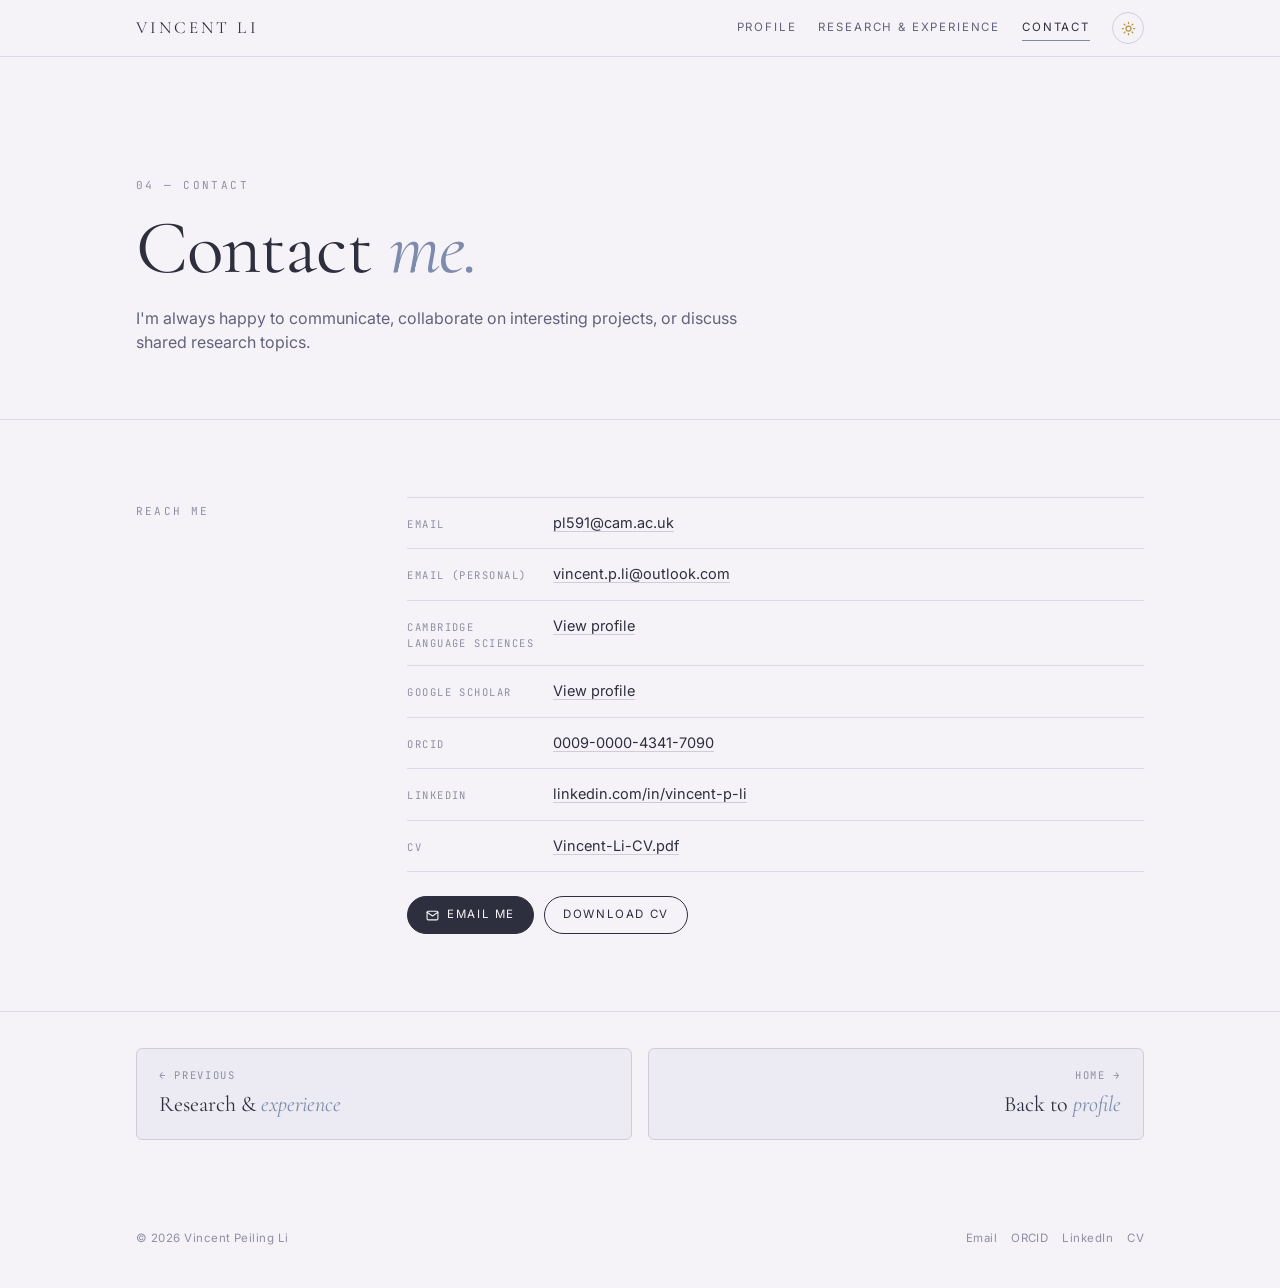
<file: contact.html>
<!doctype html>
<html lang="en">
<head>
<meta charset="utf-8" />
<meta name="viewport" content="width=device-width, initial-scale=1" />
<title>Contact — Vincent Peiling Li</title>
<meta name="description" content="Contact Vincent Peiling Li, psycholinguistics researcher at the University of Cambridge. Email, ORCID, LinkedIn, and CV download." />
<link rel="canonical" href="https://vincent-p-li.github.io/personal_page/contact.html" />
<meta property="og:title" content="Contact — Vincent Peiling Li" />
<meta property="og:description" content="Contact Vincent Peiling Li, psycholinguistics researcher at the University of Cambridge. Email, ORCID, LinkedIn, and CV download." />
<meta property="og:url" content="https://vincent-p-li.github.io/personal_page/contact.html" />
<meta property="og:type" content="website" />
<link rel="preconnect" href="https://fonts.googleapis.com">
<link rel="preconnect" href="https://fonts.gstatic.com" crossorigin>
<link href="https://fonts.googleapis.com/css2?family=Cormorant+Garamond:ital,wght@0,400;0,500;1,400&family=Inter:wght@300;400;500;600&family=Italianno&family=JetBrains+Mono:wght@400&display=swap" rel="stylesheet">
<link rel="stylesheet" href="styles.css">
</head>
<body>

<div class="topbar">
  <div class="wrap topbar-in">
    <a class="mark" href="index.html">Vincent Li</a>
    <nav>
      <a href="index.html">Profile</a>
      <a href="research.html">Research &amp; Experience</a>
      <a href="contact.html" class="active">Contact</a>
      <button class="theme-toggle" data-theme-toggle aria-label="Toggle theme">
        <svg class="icon-moon" viewBox="0 0 24 24" fill="none" stroke="currentColor" stroke-width="2" stroke-linecap="round" stroke-linejoin="round"><path d="M21 12.79A9 9 0 1 1 11.21 3 7 7 0 0 0 21 12.79z"></path></svg>
        <svg class="icon-sun" viewBox="0 0 24 24" fill="none" stroke="currentColor" stroke-width="2" stroke-linecap="round" stroke-linejoin="round"><circle cx="12" cy="12" r="4"></circle><path d="M12 2v2M12 20v2M4.93 4.93l1.41 1.41M17.66 17.66l1.41 1.41M2 12h2M20 12h2M4.93 19.07l1.41-1.41M17.66 6.34l1.41-1.41"></path></svg>
      </button>
    </nav>
  </div>
</div>

<main>

<section class="page-hero">
  <div class="wrap">
    <div class="kicker">04 — Contact</div>
    <h1>Contact <em>me.</em></h1>
    <p class="lead">I'm always happy to communicate, collaborate on interesting projects, or discuss shared research topics.</p>
  </div>
</section>

<section class="block">
  <div class="wrap">
    <div class="sec-grid">
      <div class="sec-label">Reach me</div>
      <div>
        <div class="contact-rows">
          <div class="crow"><div class="k">Email</div><div class="v"><a href="mailto:pl591@cam.ac.uk">pl591@cam.ac.uk</a></div></div>
          <div class="crow"><div class="k">Email (personal)</div><div class="v"><a href="mailto:vincent.p.li@outlook.com">vincent.p.li@outlook.com</a></div></div>
          <div class="crow"><div class="k">Cambridge Language Sciences</div><div class="v"><a href="https://www.languagesciences.cam.ac.uk/people/vincent-peiling-li" target="_blank" rel="noopener">View profile</a></div></div>
          <div class="crow"><div class="k">Google Scholar</div><div class="v"><a href="https://scholar.google.com/citations?view_op=list_works&amp;hl=en&amp;hl=en&amp;user=eAGU32EAAAAJ" target="_blank" rel="noopener">View profile</a></div></div>
          <div class="crow"><div class="k">ORCID</div><div class="v"><a href="https://orcid.org/0009-0000-4341-7090" target="_blank" rel="noopener">0009-0000-4341-7090</a></div></div>
          <div class="crow"><div class="k">LinkedIn</div><div class="v"><a href="https://www.linkedin.com/in/vincent-p-li/" target="_blank" rel="noopener">linkedin.com/in/vincent-p-li</a></div></div>
          <div class="crow"><div class="k">CV</div><div class="v"><a href="cv/Vincent-Li-CV.pdf" download>Vincent-Li-CV.pdf</a></div></div>
        </div>
        <div style="display:flex; gap:10px; flex-wrap:wrap;">
          <a class="btn" href="mailto:pl591@cam.ac.uk">
            <svg viewBox="0 0 24 24" fill="none" stroke="currentColor" stroke-width="2" stroke-linecap="round" stroke-linejoin="round"><path d="M4 4h16c1.1 0 2 .9 2 2v12c0 1.1-.9 2-2 2H4c-1.1 0-2-.9-2-2V6c0-1.1.9-2 2-2z"></path><polyline points="22,6 12,13 2,6"></polyline></svg>
            Email me
          </a>
          <a class="btn ghost" href="cv/Vincent-Li-CV.pdf" download>Download CV</a>
        </div>
      </div>
    </div>
  </div>
</section>

<div class="wrap">
  <div class="pagenav">
    <a href="research.html">
      <div class="k">← Previous</div>
      <div class="v">Research &amp; <em>experience</em></div>
    </a>
    <a class="next" href="index.html">
      <div class="k">Home →</div>
      <div class="v">Back to <em>profile</em></div>
    </a>
  </div>
</div>

</main>

<footer class="foot">
  <div class="wrap foot-in">
    <div>© <span id="year"></span> Vincent Peiling Li</div>
    <div class="links">
      <a href="mailto:pl591@cam.ac.uk">Email</a>
      <a href="https://orcid.org/0009-0000-4341-7090" target="_blank" rel="noopener">ORCID</a>
      <a href="https://www.linkedin.com/in/vincent-p-li/" target="_blank" rel="noopener">LinkedIn</a>
      <a href="cv/Vincent-Li-CV.pdf" download>CV</a>
    </div>
  </div>
</footer>

<script src="site.js"></script>
</body>
</html>
</file>
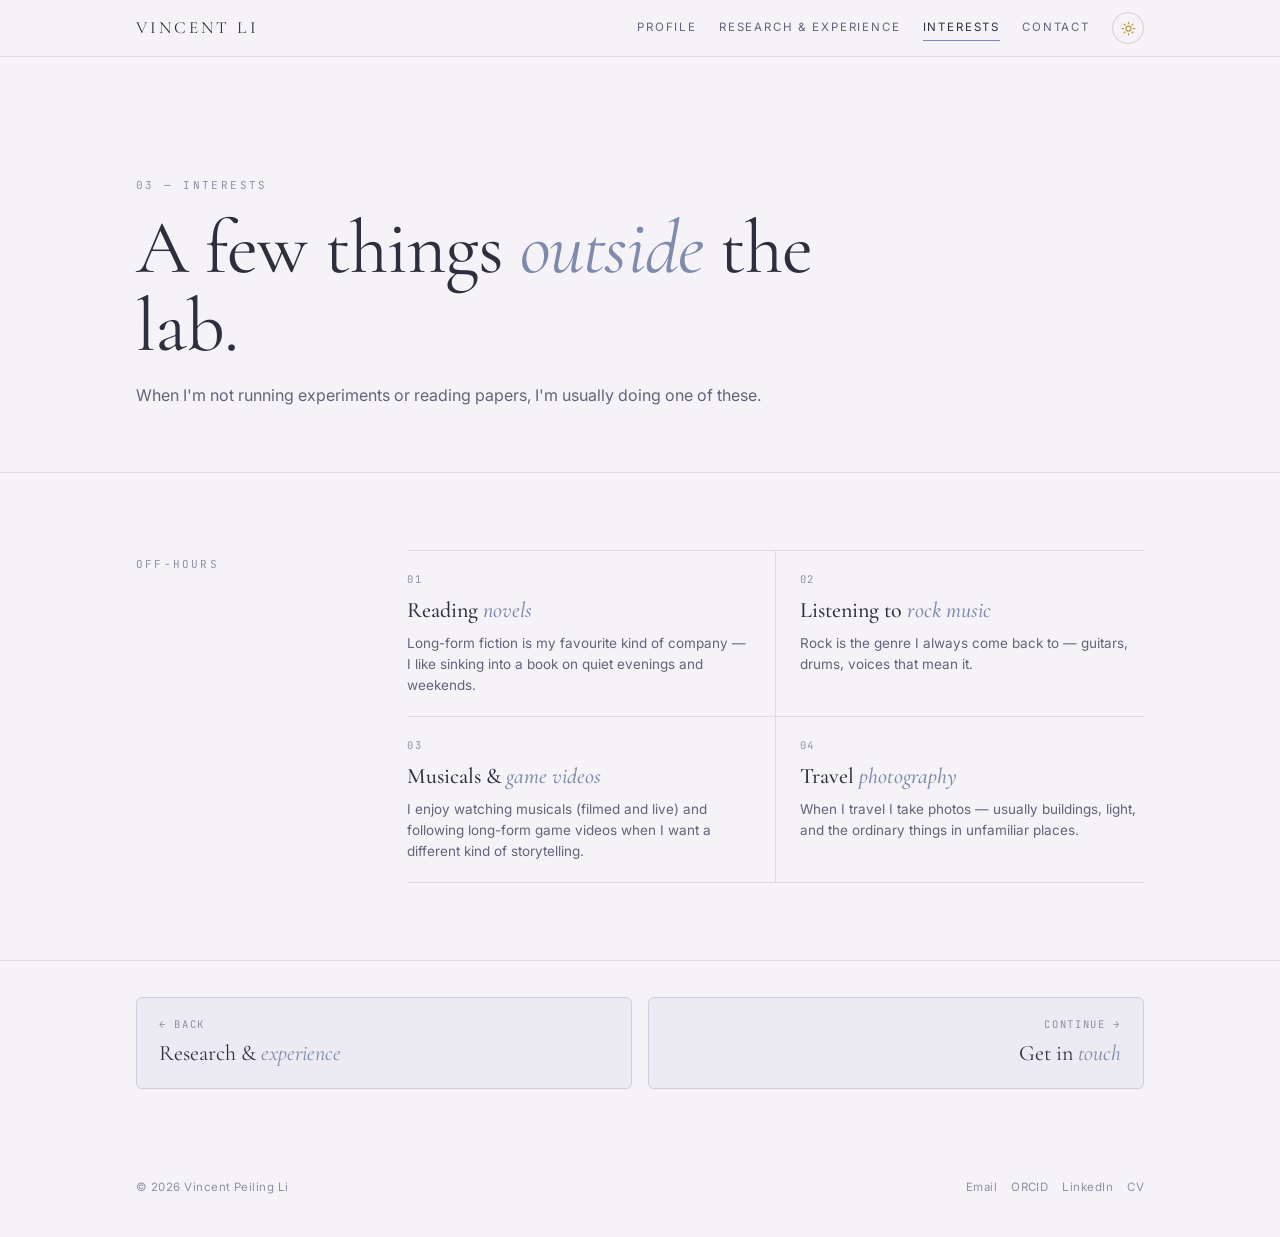
<file: interests.html>
<!doctype html>
<html lang="en">
<head>
<meta charset="utf-8" />
<meta name="viewport" content="width=device-width, initial-scale=1" />
<title>Interests — Vincent Peiling Li</title>
<meta name="description" content="Personal interests of Vincent Peiling Li, including reading, rock music, musicals, and travel photography." />
<link rel="canonical" href="https://vincent-p-li.github.io/personal_page/interests.html" />
<meta property="og:title" content="Interests — Vincent Peiling Li" />
<meta property="og:description" content="Personal interests of Vincent Peiling Li, including reading, rock music, musicals, and travel photography." />
<meta property="og:url" content="https://vincent-p-li.github.io/personal_page/interests.html" />
<meta property="og:type" content="website" />
<link rel="preconnect" href="https://fonts.googleapis.com">
<link rel="preconnect" href="https://fonts.gstatic.com" crossorigin>
<link href="https://fonts.googleapis.com/css2?family=Cormorant+Garamond:ital,wght@0,400;0,500;1,400&family=Inter:wght@300;400;500;600&family=Italianno&family=JetBrains+Mono:wght@400&display=swap" rel="stylesheet">
<link rel="stylesheet" href="styles.css">
</head>
<body>

<div class="topbar">
  <div class="wrap topbar-in">
    <a class="mark" href="index.html">Vincent Li</a>
    <nav>
      <a href="index.html">Profile</a>
      <a href="research.html">Research &amp; Experience</a>
      <a href="interests.html" class="active">Interests</a>
      <a href="contact.html">Contact</a>
      <button class="theme-toggle" data-theme-toggle aria-label="Toggle theme">
        <svg class="icon-moon" viewBox="0 0 24 24" fill="none" stroke="currentColor" stroke-width="2" stroke-linecap="round" stroke-linejoin="round"><path d="M21 12.79A9 9 0 1 1 11.21 3 7 7 0 0 0 21 12.79z"></path></svg>
        <svg class="icon-sun" viewBox="0 0 24 24" fill="none" stroke="currentColor" stroke-width="2" stroke-linecap="round" stroke-linejoin="round"><circle cx="12" cy="12" r="4"></circle><path d="M12 2v2M12 20v2M4.93 4.93l1.41 1.41M17.66 17.66l1.41 1.41M2 12h2M20 12h2M4.93 19.07l1.41-1.41M17.66 6.34l1.41-1.41"></path></svg>
      </button>
    </nav>
  </div>
</div>

<main>

<section class="page-hero">
  <div class="wrap">
    <div class="kicker">03 — Interests</div>
    <h1>A few things <em>outside</em> the lab.</h1>
    <p class="lead">When I'm not running experiments or reading papers, I'm usually doing one of these.</p>
  </div>
</section>

<section class="block">
  <div class="wrap">
    <div class="sec-grid">
      <div class="sec-label">Off-hours</div>
      <div>
        <div class="interest-grid">
          <div class="interest">
            <div class="num">01</div>
            <h3>Reading <em>novels</em></h3>
            <p>Long-form fiction is my favourite kind of company — I like sinking into a book on quiet evenings and weekends.</p>
          </div>
          <div class="interest">
            <div class="num">02</div>
            <h3>Listening to <em>rock music</em></h3>
            <p>Rock is the genre I always come back to — guitars, drums, voices that mean it.</p>
          </div>
          <div class="interest">
            <div class="num">03</div>
            <h3>Musicals &amp; <em>game videos</em></h3>
            <p>I enjoy watching musicals (filmed and live) and following long-form game videos when I want a different kind of storytelling.</p>
          </div>
          <div class="interest">
            <div class="num">04</div>
            <h3>Travel <em>photography</em></h3>
            <p>When I travel I take photos — usually buildings, light, and the ordinary things in unfamiliar places.</p>
          </div>
        </div>
      </div>
    </div>
  </div>
</section>

<div class="wrap">
  <div class="pagenav">
    <a href="research.html">
      <div class="k">← Back</div>
      <div class="v">Research &amp; <em>experience</em></div>
    </a>
    <a class="next" href="contact.html">
      <div class="k">Continue →</div>
      <div class="v">Get in <em>touch</em></div>
    </a>
  </div>
</div>

</main>

<footer class="foot">
  <div class="wrap" style="display:flex; justify-content:space-between; flex-wrap:wrap; gap:8px; width:100%;">
    <div>© <span id="year"></span> Vincent Peiling Li</div>
    <div style="display:flex; gap:14px; flex-wrap:wrap;">
      <a href="mailto:pl591@cam.ac.uk">Email</a>
      <a href="https://orcid.org/0009-0000-4341-7090" target="_blank" rel="noopener">ORCID</a>
      <a href="https://www.linkedin.com/in/vincent-p-li/" target="_blank" rel="noopener">LinkedIn</a>
      <a href="cv/Vincent-Li-CV.pdf" download>CV</a>
    </div>
  </div>
</footer>

<script src="site.js"></script>
</body>
</html>
</file>
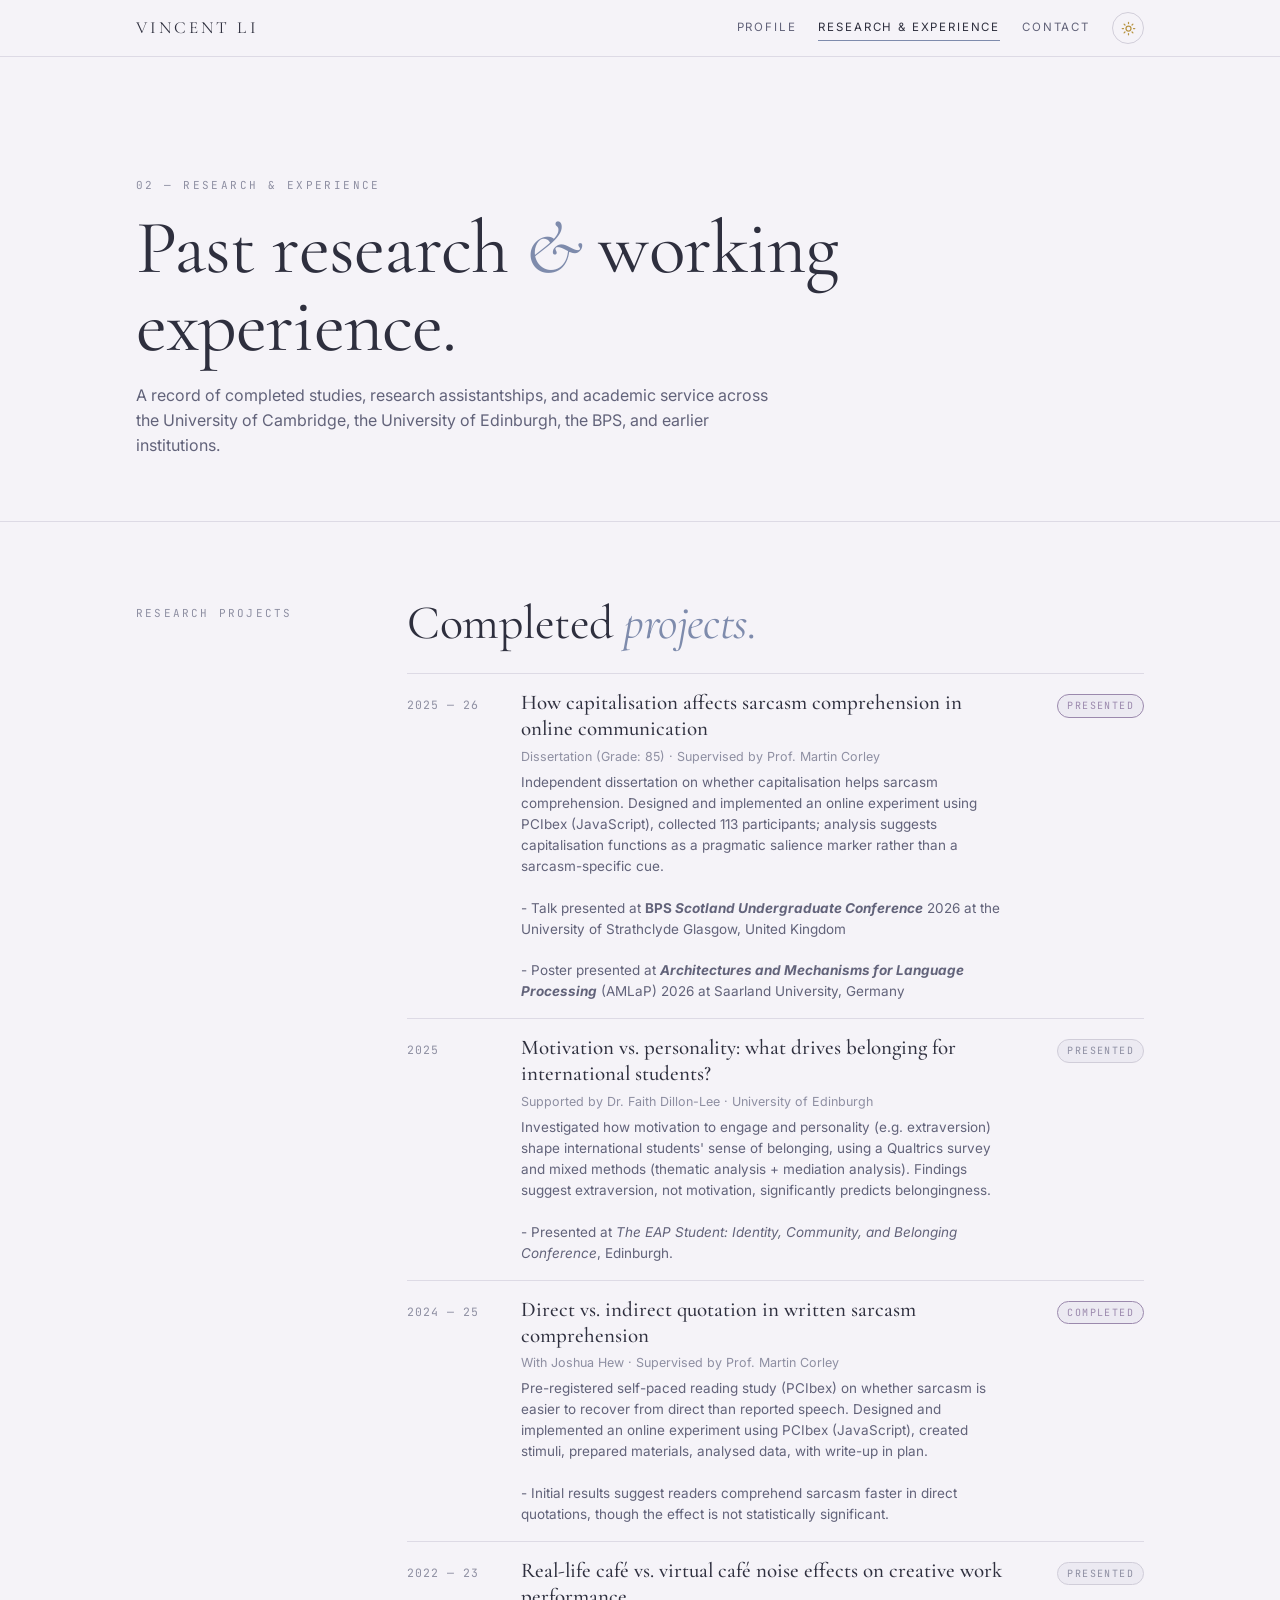
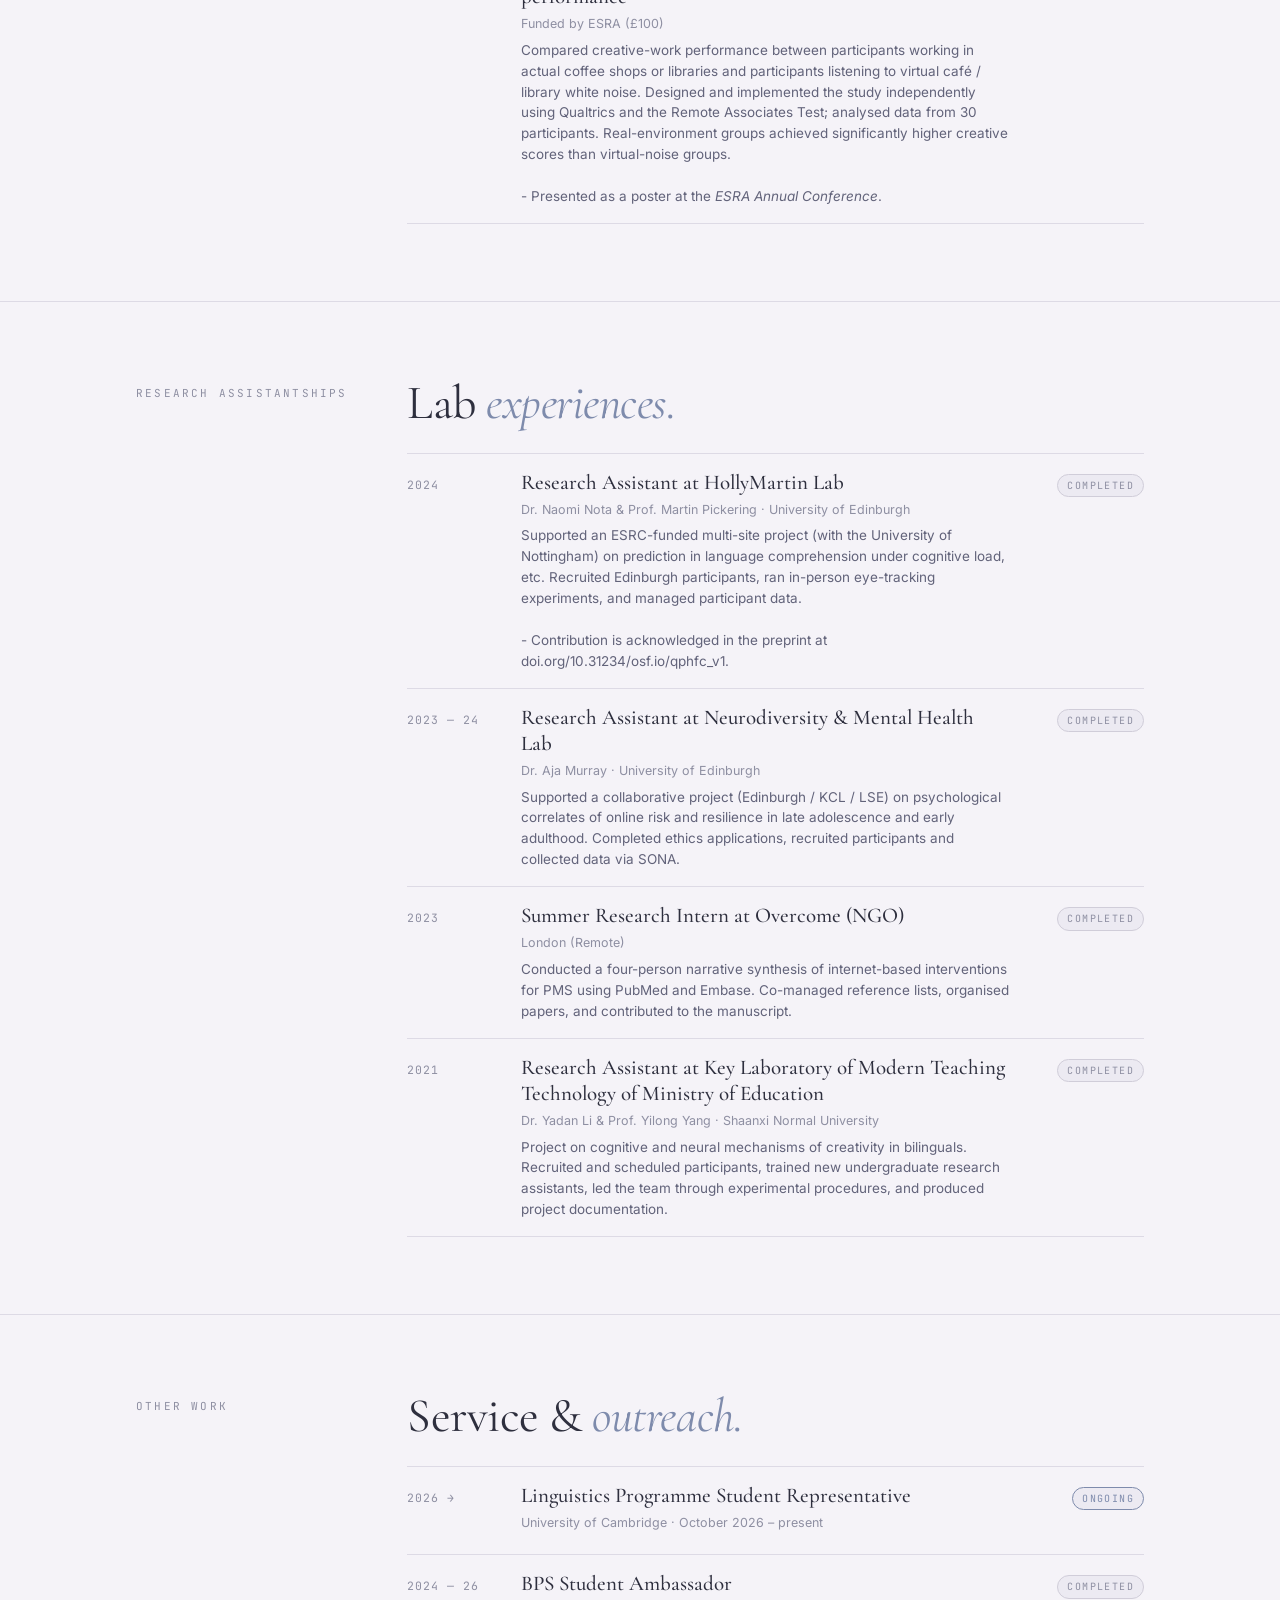
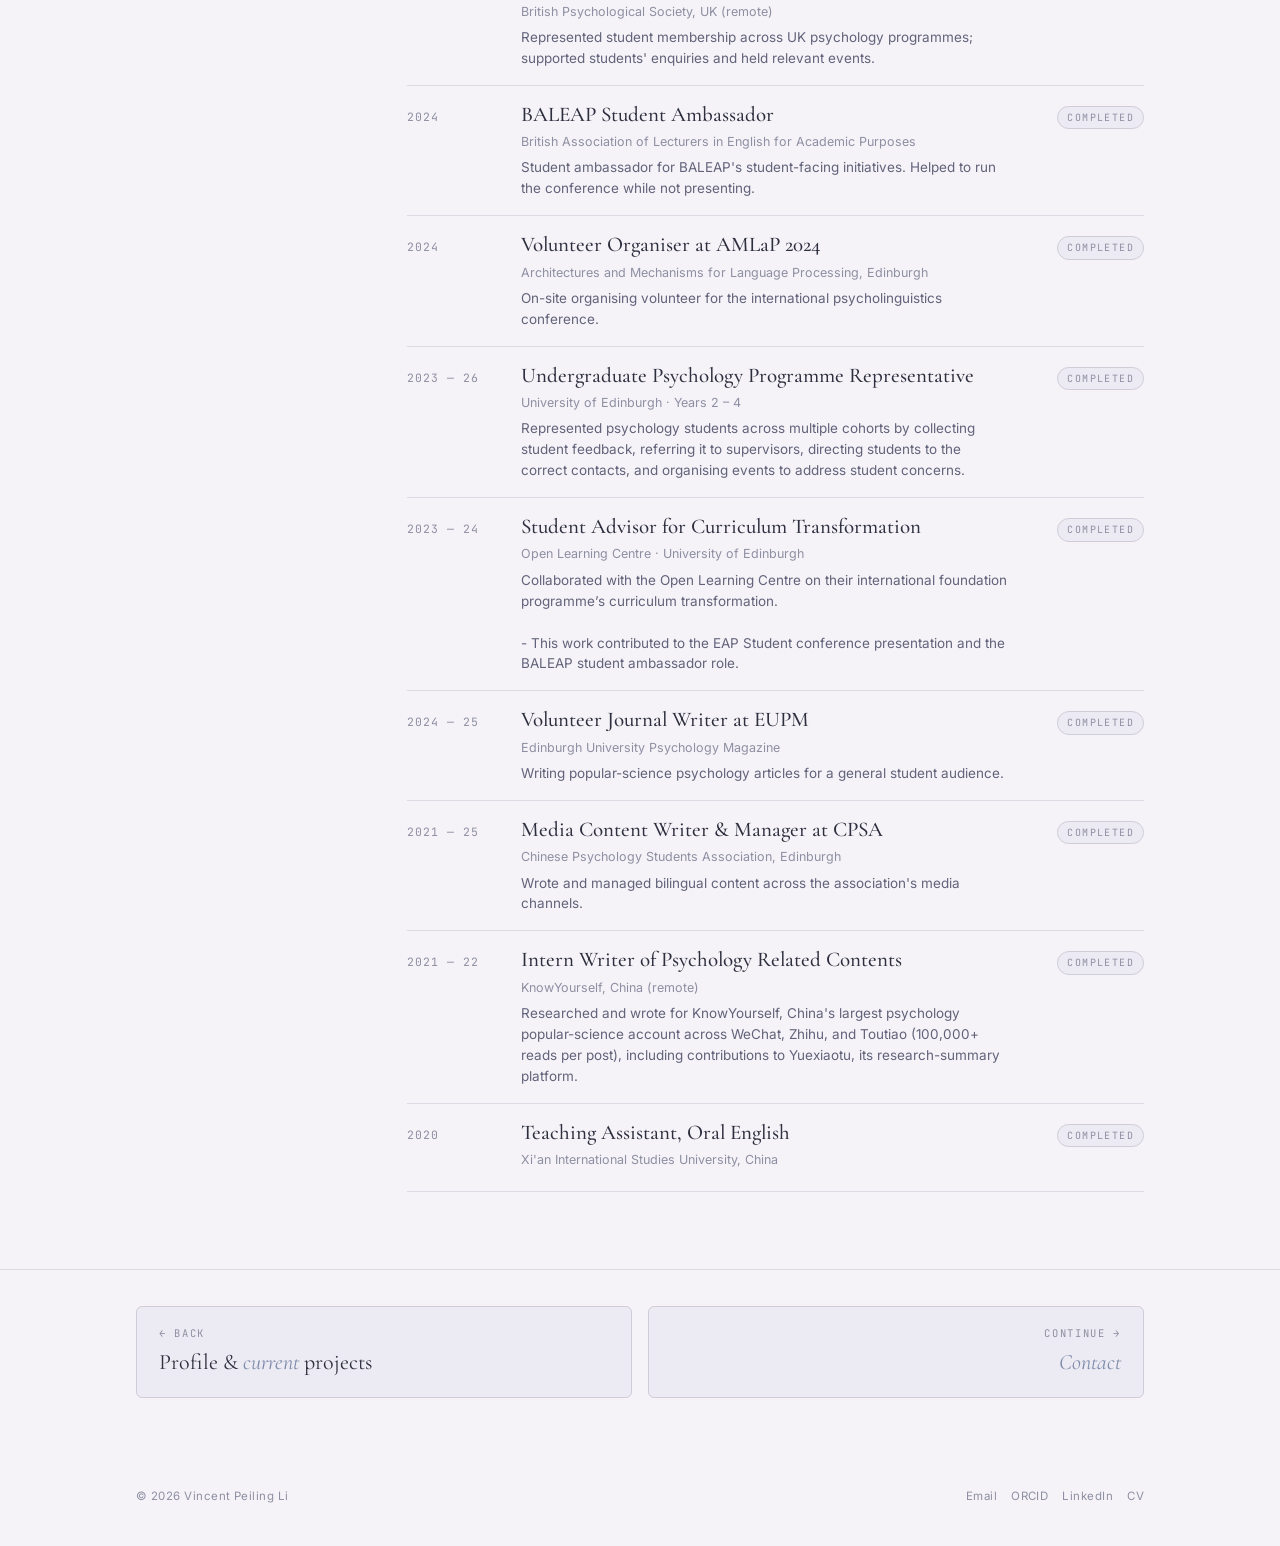
<file: research.html>
<!doctype html>
<html lang="en">
<head>
<meta charset="utf-8" />
<meta name="viewport" content="width=device-width, initial-scale=1" />
<title>Research &amp; Experience — Vincent Peiling Li</title>
<meta name="description" content="Research projects, lab experience, and academic service by Vincent Peiling Li, including psycholinguistics studies on sarcasm, eye-tracking, and language comprehension at the Universities of Cambridge and Edinburgh." />
<link rel="canonical" href="https://vincent-p-li.github.io/personal_page/research.html" />
<meta property="og:title" content="Research & Experience — Vincent Peiling Li" />
<meta property="og:description" content="Research projects, lab experience, and academic service by Vincent Peiling Li, including psycholinguistics studies on sarcasm, eye-tracking, and language comprehension at the Universities of Cambridge and Edinburgh." />
<meta property="og:url" content="https://vincent-p-li.github.io/personal_page/research.html" />
<meta property="og:type" content="website" />
<link rel="preconnect" href="https://fonts.googleapis.com">
<link rel="preconnect" href="https://fonts.gstatic.com" crossorigin>
<link href="https://fonts.googleapis.com/css2?family=Cormorant+Garamond:ital,wght@0,400;0,500;1,400&family=Inter:wght@300;400;500;600&family=Italianno&family=JetBrains+Mono:wght@400&display=swap" rel="stylesheet">
<link rel="stylesheet" href="styles.css">
</head>
<body>

<div class="topbar">
  <div class="wrap topbar-in">
    <a class="mark" href="index.html">Vincent Li</a>
    <nav>
      <a href="index.html">Profile</a>
      <a href="research.html" class="active">Research &amp; Experience</a>
      <a href="contact.html">Contact</a>
      <button class="theme-toggle" data-theme-toggle aria-label="Toggle theme">
        <svg class="icon-moon" viewBox="0 0 24 24" fill="none" stroke="currentColor" stroke-width="2" stroke-linecap="round" stroke-linejoin="round"><path d="M21 12.79A9 9 0 1 1 11.21 3 7 7 0 0 0 21 12.79z"></path></svg>
        <svg class="icon-sun" viewBox="0 0 24 24" fill="none" stroke="currentColor" stroke-width="2" stroke-linecap="round" stroke-linejoin="round"><circle cx="12" cy="12" r="4"></circle><path d="M12 2v2M12 20v2M4.93 4.93l1.41 1.41M17.66 17.66l1.41 1.41M2 12h2M20 12h2M4.93 19.07l1.41-1.41M17.66 6.34l1.41-1.41"></path></svg>
      </button>
    </nav>
  </div>
</div>

<main>

<section class="page-hero">
  <div class="wrap">
    <div class="kicker">02 — Research &amp; Experience</div>
    <h1>Past research <em>&amp;</em> working experience.</h1>
    <p class="lead">A record of completed studies, research assistantships, and academic service across the University of Cambridge, the University of Edinburgh, the BPS, and earlier institutions.</p>
  </div>
</section>

<!-- RESEARCH PROJECTS -->
<section class="block" id="past-research">
  <div class="wrap">
    <div class="sec-grid">
      <div class="sec-label">Research projects</div>
      <div>
        <h2 class="sec-title">Completed <em>projects.</em></h2>
        <div class="rows">
          <article class="row">
            <div class="yr">2025 — 26</div>
            <div>
              <h3>How capitalisation affects sarcasm comprehension in online communication</h3>
              <div class="meta">Dissertation (Grade: 85) · Supervised by Prof. Martin Corley</div>
              <p>Independent dissertation on whether capitalisation helps sarcasm comprehension. Designed and implemented an online experiment using PCIbex (JavaScript), collected 113 participants; analysis suggests capitalisation functions as a pragmatic salience marker rather than a sarcasm-specific cue.<br></br>- Talk presented at <b>BPS <i>Scotland Undergraduate Conference</i></b> 2026 at the University of Strathclyde Glasgow, United Kingdom<br></br>- Poster presented at <b><i>Architectures and Mechanisms for Language Processing</i></b> (AMLaP) 2026 at Saarland University, Germany</p>
            </div>
            <div class="stat draft">PRESENTED</div>
          </article>

          <article class="row">
            <div class="yr">2025</div>
            <div>
              <h3>Motivation vs. personality: what drives belonging for international students?</h3>
              <div class="meta">Supported by Dr. Faith Dillon-Lee · University of Edinburgh</div>
              <p>Investigated how motivation to engage and personality (e.g. extraversion) shape international students' sense of belonging, using a Qualtrics survey and mixed methods (thematic analysis + mediation analysis). Findings suggest extraversion, not motivation, significantly predicts belongingness.<br></br>- Presented at <em>The EAP Student: Identity, Community, and Belonging Conference</em>, Edinburgh.</p>
            </div>
            <div class="stat done">Presented</div>
          </article>

          <article class="row">
            <div class="yr">2024 — 25</div>
            <div>
              <h3>Direct vs. indirect quotation in written sarcasm comprehension</h3>
              <div class="meta">With Joshua Hew · Supervised by Prof. Martin Corley</div>
              <p>Pre-registered self-paced reading study (PCIbex) on whether sarcasm is easier to recover from direct than reported speech. Designed and implemented an online experiment using PCIbex (JavaScript), created stimuli, prepared materials, analysed data, with write-up in plan.<br></br>- Initial results suggest readers comprehend sarcasm faster in direct quotations, though the effect is not statistically significant. </p>
            </div>
            <div class="stat draft">COMPLETED</div>
          </article>

          <article class="row">
            <div class="yr">2022 — 23</div>
            <div>
              <h3>Real-life café vs. virtual café noise effects on creative work performance</h3>
              <div class="meta">Funded by ESRA (£100)</div>
              <p>Compared creative-work performance between participants working in actual coffee shops or libraries and participants listening to virtual café / library white noise. Designed and implemented the study independently using Qualtrics and the Remote Associates Test; analysed data from 30 participants. Real-environment groups achieved significantly higher creative scores than virtual-noise groups.<br></br>- Presented as a poster at the <i>ESRA Annual Conference</i>.</p>
            </div>
            <div class="stat done">Presented</div>
          </article>
        </div>
      </div>
    </div>
  </div>
</section>

<!-- RESEARCH ASSISTANTSHIPS -->
<section class="block" id="assistantships">
  <div class="wrap">
    <div class="sec-grid">
      <div class="sec-label">Research assistantships</div>
      <div>
        <h2 class="sec-title">Lab <em>experiences.</em></h2>
        <div class="rows">
          <article class="row">
            <div class="yr">2024</div>
            <div>
              <h3>Research Assistant at HollyMartin Lab</h3>
              <div class="meta">Dr. Naomi Nota &amp; Prof. Martin Pickering · University of Edinburgh</div>
              <p>Supported an ESRC-funded multi-site project (with the University of Nottingham) on prediction in language comprehension under cognitive load, etc. Recruited Edinburgh participants, ran in-person eye-tracking experiments, and managed participant data.<br></br>- Contribution is acknowledged in the preprint at <a href="https://doi.org/10.31234/osf.io/qphfc_v1" target="_blank" rel="noopener">doi.org/10.31234/osf.io/qphfc_v1</a>.</p>
            </div>
            <div class="stat done">Completed</div>
          </article>

          <article class="row">
            <div class="yr">2023 — 24</div>
            <div>
              <h3>Research Assistant at Neurodiversity &amp; Mental Health Lab</h3>
              <div class="meta">Dr. Aja Murray · University of Edinburgh</div>
              <p>Supported a collaborative project (Edinburgh / KCL / LSE) on psychological correlates of online risk and resilience in late adolescence and early adulthood. Completed ethics applications, recruited participants and collected data via SONA.</p>
            </div>
            <div class="stat done">Completed</div>
          </article>

          <article class="row">
            <div class="yr">2023</div>
            <div>
              <h3>Summer Research Intern at Overcome (NGO)</h3>
              <div class="meta">London (Remote)</div>
              <p>Conducted a four-person narrative synthesis of internet-based interventions for PMS using PubMed and Embase. Co-managed reference lists, organised papers, and contributed to the manuscript.</p>
            </div>
            <div class="stat done">Completed</div>
          </article>

          <article class="row">
            <div class="yr">2021</div>
            <div>
              <h3>Research Assistant at Key Laboratory of Modern Teaching Technology of Ministry of Education</h3>
              <div class="meta">Dr. Yadan Li &amp; Prof. Yilong Yang · Shaanxi Normal University</div>
              <p>Project on cognitive and neural mechanisms of creativity in bilinguals. Recruited and scheduled participants, trained new undergraduate research assistants, led the team through experimental procedures, and produced project documentation.</p>
            </div>
            <div class="stat done">Completed</div>
          </article>
        </div>
      </div>
    </div>
  </div>
</section>

<!-- OTHER WORK -->
<section class="block" id="other-work">
  <div class="wrap">
    <div class="sec-grid">
      <div class="sec-label">Other work</div>
      <div>
        <h2 class="sec-title">Service &amp; <em>outreach.</em></h2>
        <div class="rows">
          <article class="row">
            <div class="yr">2026 →</div>
            <div>
              <h3>Linguistics Programme Student Representative</h3>
              <div class="meta">University of Cambridge · October 2026 – present</div>
            </div>
            <div class="stat live">Ongoing</div>
          </article>

          <article class="row">
            <div class="yr">2024 — 26</div>
            <div>
              <h3>BPS Student Ambassador</h3>
              <div class="meta">British Psychological Society, UK (remote)</div>
              <p>Represented student membership across UK psychology programmes; supported students' enquiries and held relevant events.</p>
            </div>
            <div class="stat done">Completed</div>
          </article>

          <article class="row">
            <div class="yr">2024</div>
            <div>
              <h3>BALEAP Student Ambassador</h3>
              <div class="meta">British Association of Lecturers in English for Academic Purposes</div>
              <p>Student ambassador for BALEAP's student-facing initiatives. Helped to run the conference while not presenting.</p>
            </div>
            <div class="stat done">Completed</div>
          </article>

          <article class="row">
            <div class="yr">2024</div>
            <div>
              <h3>Volunteer Organiser at AMLaP 2024</h3>
              <div class="meta">Architectures and Mechanisms for Language Processing, Edinburgh</div>
              <p>On-site organising volunteer for the international psycholinguistics conference.</p>
            </div>
            <div class="stat done">Completed</div>
          </article>

          <article class="row">
            <div class="yr">2023 — 26</div>
            <div>
              <h3>Undergraduate Psychology Programme Representative</h3>
              <div class="meta">University of Edinburgh · Years 2 – 4</div>
              <p>Represented psychology students across multiple cohorts by collecting student feedback, referring it to supervisors, directing students to the correct contacts, and organising events to address student concerns.</p>
            </div>
            <div class="stat done">Completed</div>
          </article>

          <article class="row">
            <div class="yr">2023 — 24</div>
            <div>
              <h3>Student Advisor for Curriculum Transformation</h3>
              <div class="meta">Open Learning Centre · University of Edinburgh</div>
              <p>Collaborated with the Open Learning Centre on their international foundation programme’s curriculum transformation.<br></br>- This work contributed to the EAP Student conference presentation and the BALEAP student ambassador role.</p>
            </div>
            <div class="stat done">Completed</div>
          </article>

          <article class="row">
            <div class="yr">2024 — 25</div>
            <div>
              <h3>Volunteer Journal Writer at EUPM</h3>
              <div class="meta">Edinburgh University Psychology Magazine</div>
              <p>Writing popular-science psychology articles for a general student audience.</p>
            </div>
            <div class="stat done">Completed</div>
          </article>

          <article class="row">
            <div class="yr">2021 — 25</div>
            <div>
              <h3>Media Content Writer &amp; Manager at CPSA</h3>
              <div class="meta">Chinese Psychology Students Association, Edinburgh</div>
              <p>Wrote and managed bilingual content across the association's media channels.</p>
            </div>
            <div class="stat done">Completed</div>
          </article>

          <article class="row">
            <div class="yr">2021 — 22</div>
            <div>
              <h3>Intern Writer of Psychology Related Contents</h3>
              <div class="meta">KnowYourself, China (remote)</div>
              <p>Researched and wrote for KnowYourself, China's largest psychology popular-science account across WeChat, Zhihu, and Toutiao (100,000+ reads per post), including contributions to Yuexiaotu, its research-summary platform.</p>
            </div>
            <div class="stat done">Completed</div>
          </article>

          <article class="row">
            <div class="yr">2020</div>
            <div>
              <h3>Teaching Assistant, Oral English</h3>
              <div class="meta">Xi'an International Studies University, China</div>
            </div>
            <div class="stat done">Completed</div>
          </article>
        </div>
      </div>
    </div>
  </div>
</section>

<div class="wrap">
  <div class="pagenav">
    <a href="index.html">
      <div class="k">← Back</div>
      <div class="v">Profile &amp; <em>current</em> projects</div>
    </a>
    <a class="next" href="contact.html">
      <div class="k">Continue →</div>
      <div class="v"><em>Contact</em></div>
    </a>
  </div>
</div>

</main>

<footer class="foot">
  <div class="wrap" style="display:flex; justify-content:space-between; flex-wrap:wrap; gap:8px; width:100%;">
    <div>© <span id="year"></span> Vincent Peiling Li</div>
    <div style="display:flex; gap:14px; flex-wrap:wrap;">
      <a href="mailto:pl591@cam.ac.uk">Email</a>
      <a href="https://orcid.org/0009-0000-4341-7090" target="_blank" rel="noopener">ORCID</a>
      <a href="https://www.linkedin.com/in/vincent-p-li/" target="_blank" rel="noopener">LinkedIn</a>
      <a href="cv/Vincent-Li-CV.pdf" download>CV</a>
    </div>
  </div>
</footer>

<script src="site.js"></script>
</body>
</html>
</file>
<file: styles.css>
/* ============================================================
   Vincent Li · personal academic site — shared stylesheet 
   Light default (from painting palette) + dark toggle
============================================================ */

/* --- LIGHT theme (default) — low-sat blues/purples/whites from Monet --- */
:root,
:root[data-theme="light"]{
  --bg:        #f5f3f8;
  --bg-2:      #eceaf2;
  --bg-3:      #e2dfe9;
  --rule:      #d0cdd9;
  --rule-soft: #dddae5;
  --ink:       #2e2f3e;
  --ink-2:     #62637a;
  --ink-3:     #8e8fa2;
  --accent:    #7e8bac;
  --accent-2:  #9b89ad;
  --gold:      #a0785e;
  --btn-fg:    #f5f3f8;
  --shadow:    0 1px 2px rgba(50,45,70,.07);
}

/* --- DARK theme (desaturated) --- */
:root[data-theme="dark"]{
  --bg:        #1c1e28;
  --bg-2:      #24262f;
  --bg-3:      #2d303b;
  --rule:      #3a3c4a;
  --rule-soft: #2e303c;
  --ink:       #dddce2;
  --ink-2:     #a4a5b4;
  --ink-3:     #737485;
  --accent:    #97a0b8;
  --accent-2:  #a698b2;
  --gold:      #c4a690;
  --btn-fg:    #1c1e28;
  --shadow:    0 1px 3px rgba(0,0,0,.3);
}

/* Dark-mode guard: text given a fixed black or grey colour in the editor
   follows the theme instead of staying dark */
:root[data-theme="dark"] main [style*="#000000"],
:root[data-theme="dark"] main [style*="rgb(0, 0, 0)"]{ color: var(--ink) !important; }
:root[data-theme="dark"] main [style*="#62637a" i],
:root[data-theme="dark"] main [style*="rgb(98, 99, 122)"]{ color: var(--ink-2) !important; }

*{ box-sizing: border-box; }
html,body{ margin:0; padding:0; }
body{
  background: var(--bg);
  color: var(--ink);
  font-family: 'Inter', system-ui, sans-serif;
  font-size: 15px;
  line-height: 1.55;
  -webkit-font-smoothing: antialiased;
  text-rendering: optimizeLegibility;
  transition: background .25s ease, color .25s ease;
}
::selection{ background: var(--accent); color: var(--bg); }
a{ color: inherit; text-decoration: none; }

.wrap{ max-width: 1120px; margin: 0 auto; padding: 0 clamp(24px, 5vw, 56px); }

/* ----------- shared top nav ----------- */
.topbar{
  position: sticky; top: 0; z-index: 30;
  background: color-mix(in oklab, var(--bg) 90%, transparent);
  backdrop-filter: blur(10px);
  -webkit-backdrop-filter: blur(10px);
  border-bottom: 1px solid var(--rule-soft);
}
.topbar-in{
  display: flex; align-items: center; justify-content: space-between;
  height: 56px;
}
.topbar .mark{
  font-family: 'Cormorant Garamond', serif;
  font-size: 17px; letter-spacing: .18em; text-transform: uppercase;
  color: var(--ink);
  white-space: nowrap;
}
.topbar nav{ display:flex; gap: 22px; align-items: center; }
.topbar nav a{
  font-size: 11.5px; letter-spacing: .16em; text-transform: uppercase;
  color: var(--ink-2); transition: color .2s;
  padding: 4px 0;
  border-bottom: 1px solid transparent;
}
.topbar nav a:hover{ color: var(--accent); }
.topbar nav a.active{ color: var(--ink); border-bottom-color: var(--accent); }
@media (max-width: 760px){
  .topbar nav{ gap: 14px; }
  .topbar nav a{ font-size: 10.5px; letter-spacing: .12em; }
}
@media (max-width: 480px){
  .topbar-in{ flex-direction: column; height: auto; padding: 12px 0 10px; gap: 8px; }
}

/* theme toggle */
.theme-toggle{
  background: transparent; border: 1px solid var(--rule);
  color: var(--ink-2);
  width: 32px; height: 32px;
  border-radius: 999px;
  display: inline-flex; align-items: center; justify-content: center;
  cursor: pointer;
  transition: color .2s, border-color .2s, background .2s, transform .2s;
  padding: 0;
}
.theme-toggle:hover{ color: var(--accent); border-color: var(--accent); transform: rotate(-12deg); }
.theme-toggle svg{ width: 15px; height: 15px; display: block; }
/* light (default) shows SUN; dark shows MOON */
.theme-toggle .icon-sun{ display: block; color: #b89545; }
.theme-toggle .icon-moon{ display: none; }
:root[data-theme="dark"] .theme-toggle .icon-sun{ display: none; }
:root[data-theme="dark"] .theme-toggle .icon-moon{ display: block; color: var(--ink-2); }
:root[data-theme="dark"] .theme-toggle{ border-color: var(--rule); }
.hero-nav .theme-toggle{ border-color: rgba(230,235,242,.6); color: rgba(230,235,242,.95); }
.hero-nav .theme-toggle:hover{ color: #fff; border-color: #fff; }
/* hero overrides: always show moon in hero (dark bg) */
.hero-nav .theme-toggle .icon-sun{ display: none; }
.hero-nav .theme-toggle .icon-moon{ display: block; color: rgba(230,235,242,.95); }

/* ----------- HERO ----------- */
.hero{
  position: relative;
  width: 100%;
  height: 100vh;
  min-height: 620px;
  overflow: hidden;
  color: #e9ecf1;
}
.hero-bg{
  position: absolute; inset: -8%;
  background-image: url('images/hero-painting.jpg');
  background-size: cover;
  background-position: center;
  filter: saturate(0.95) brightness(0.92) url(#oilpaint);
  transform: scale(1.06);
}

/* Oil-painting SVG filter */
.hero-paint-filter{
  position: absolute; width: 0; height: 0;
}

.hero-strokes{
  position: absolute; inset: 0; pointer-events: none;
  background-image:
    repeating-linear-gradient(115deg, rgba(255,255,255,.03) 0 2px, transparent 2px 7px),
    repeating-linear-gradient(55deg,  rgba(0,0,0,.04) 0 1px, transparent 1px 6px),
    repeating-linear-gradient(170deg, rgba(255,255,255,.015) 0 3px, transparent 3px 9px);
  mix-blend-mode: overlay;
  opacity: .9;
}
.hero-vignette{
  position: absolute; inset: 0; pointer-events: none;
  background: radial-gradient(120% 90% at 50% 45%, transparent 55%, rgba(8,10,20,.55) 100%);
}
.hero-nav{
  position: absolute; top: 0; left: 0; right: 0; z-index: 5;
  display: flex; align-items: center; justify-content: space-between;
  padding: 26px clamp(24px, 5vw, 56px);
  color: #dfe3ea;
}
.hero-nav .mark{
  font-family: 'Cormorant Garamond', serif;
  font-size: 17px; letter-spacing: .18em; text-transform: uppercase;
  opacity: .9;
  white-space: nowrap;
  text-shadow: 0 1px 6px rgba(10,8,20,.5), 0 0 14px rgba(10,8,20,.3);
}
.hero-nav nav{ display: flex; gap: 26px; align-items: center; }
.hero-nav nav a{
  font-size: 11.5px; letter-spacing: .18em; text-transform: uppercase;
  opacity: .82; transition: opacity .2s, color .2s;
  color: #dfe3ea;
  text-shadow: 0 1px 6px rgba(10,8,20,.5), 0 0 14px rgba(10,8,20,.3);
}
.hero-nav nav a:hover{ opacity: 1; color: var(--accent); }
@media (max-width: 760px){ .hero-nav nav a:not(:last-child):not(.theme-toggle){ display: none; } }

.hero-center{
  position: relative; z-index: 4;
  height: 100%;
  display: flex; flex-direction: column; align-items: center; justify-content: center;
  text-align: center; padding: 0 24px;
}
.signature{
  font-family: 'Italianno', cursive;
  font-size: clamp(72px, 10vw, 140px);
  line-height: 1.05;
  color: #f3f1f6;
  text-shadow: 0 2px 36px rgba(20,16,40,.55), 0 1px 8px rgba(20,16,40,.45);
  margin: 0 0 14px;
  padding-bottom: 4px;
}
.explore{
  display: inline-flex; align-items: center; gap: 10px;
  padding: 12px 28px;
  border-radius: 999px;
  border: 1px solid rgba(230,235,242,.45);
  color: #e9ecf1;
  font-size: 11px; letter-spacing: .28em; text-transform: uppercase; font-weight: 500;
  backdrop-filter: blur(6px); -webkit-backdrop-filter: blur(6px);
  background: rgba(230,235,242,0.04);
  transition: background .25s, color .25s, border-color .25s;
}
.explore:hover{ background: var(--ink); color: var(--bg); border-color: var(--ink); }
.explore .arr{ display: inline-block; transition: transform .25s; }
.explore:hover .arr{ transform: translateY(2px); }
.hero-foot{
  position: absolute; bottom: 22px; left: 0; right: 0; z-index: 4;
  display: flex; justify-content: space-between; align-items: center;
  padding: 0 clamp(24px, 5vw, 56px);
  color: rgba(220,226,234,.6);
  font-family: 'JetBrains Mono', monospace;
  font-size: 10.5px; letter-spacing: .22em; text-transform: uppercase;
}

/* ----------- subpage hero ----------- */
.page-hero{
  padding: clamp(64px, 10vw, 120px) 0 clamp(40px, 6vw, 64px);
  border-bottom: 1px solid var(--rule-soft);
}
.page-hero .kicker{
  font-family: 'JetBrains Mono', monospace;
  font-size: 11px; letter-spacing: .22em; text-transform: uppercase;
  color: var(--ink-3); margin-bottom: 16px;
}
.page-hero h1{
  font-family: 'Cormorant Garamond', serif;
  font-weight: 400;
  font-size: clamp(44px, 6.4vw, 76px);
  line-height: 1.02; letter-spacing: -0.012em;
  margin: 0 0 18px;
  max-width: 22ch;
  color: var(--ink);
}
.page-hero h1 em{ font-style: italic; color: var(--accent); }
.page-hero .lead{ margin: 0; font-size: 16px; color: var(--ink-2); max-width: 64ch; }

/* ----------- generic sections ----------- */
section.block{
  padding: clamp(48px, 6vw, 80px) 0;
  border-bottom: 1px solid var(--rule-soft);
}
.sec-grid{
  display: grid;
  grid-template-columns: 220px 1fr;
  gap: clamp(24px, 4vw, 56px);
  align-items: start;
}
@media (max-width: 760px){ .sec-grid{ grid-template-columns: 1fr; gap: 12px; } }
.sec-label{
  font-family: 'JetBrains Mono', monospace;
  font-size: 11px; letter-spacing: .2em; text-transform: uppercase;
  color: var(--ink-3); padding-top: 6px;
}
.sec-title{
  font-family: 'Cormorant Garamond', serif;
  font-weight: 400;
  font-size: clamp(32px, 4.4vw, 48px);
  line-height: 1.04; letter-spacing: -0.01em;
  margin: 0 0 24px;
  max-width: 22ch;
  color: var(--ink);
}
.sec-title em{ font-style: italic; color: var(--accent); font-weight: 400; }

/* ----------- ABOUT ----------- */
.about-aside{ margin-top: 14px; }
.portrait{
  position: relative;
  width: 100%; aspect-ratio: 4/5;
  border-radius: 4px; overflow: hidden;
  background: var(--bg-2);
  border: 1px solid var(--rule);
}
.portrait img{
  width: 100%; height: 100%; object-fit: cover;
  object-position: center 28%;
  filter: saturate(0.85) contrast(1.02);
  display: block;
}
.portrait-cap{
  margin-top: 10px;
  font-family: 'JetBrains Mono', monospace;
  font-size: 10.5px; letter-spacing: .14em; text-transform: uppercase;
  color: var(--ink-3);
  display: flex; justify-content: space-between;
}
.portrait-links{
  margin-top: 12px;
  display: flex; flex-wrap: wrap; gap: 6px;
}
.iconlink{
  display: inline-flex; align-items: center; gap: 6px;
  font-family: 'JetBrains Mono', monospace;
  font-size: 10px; letter-spacing: .14em; text-transform: uppercase;
  color: var(--ink-2);
  padding: 5px 10px;
  border: 1px solid var(--rule);
  border-radius: 999px;
  background: var(--bg-2);
  transition: color .2s, border-color .2s, background .2s;
  line-height: 1;
}
.iconlink:hover{ color: var(--accent); border-color: var(--accent); background: var(--bg); }
.iconlink svg{ width: 11px; height: 11px; flex: 0 0 auto; }

.about-row p{
  margin: 0 0 12px;
  font-size: 15px; line-height: 1.62;
  color: var(--ink); max-width: 64ch;
}
.about-row p.lead{ font-size: 16px; }
.about-row p.muted{ color: var(--ink-2); }

/* Education timeline */
.edu-list{
  margin: 26px 0 18px;
}
.edu-head{
  font-family: 'JetBrains Mono', monospace;
  font-size: 10.5px; letter-spacing: .2em; text-transform: uppercase;
  color: var(--ink-3);
  padding-bottom: 8px;
  border-bottom: 1px solid var(--rule-soft);
  margin-bottom: 0;
}
.edu-row{
  display: grid;
  grid-template-columns: 130px 1fr;
  gap: 22px;
  padding: 14px 0;
  border-bottom: 1px solid var(--rule-soft);
  align-items: baseline;
}
@media (max-width: 600px){ .edu-row{ grid-template-columns: 1fr; gap: 4px; } }
.edu-row .yr{ font-family: 'JetBrains Mono', monospace; font-size: 12px; color: var(--ink-3); letter-spacing: .04em; }
.edu-row .what{ font-size: 14.5px; color: var(--ink); line-height: 1.5; }
.edu-row .school{ font-family: 'Cormorant Garamond', serif; font-size: 19px; font-weight: 500; color: var(--ink); display: block; margin-bottom: 2px; }
.edu-row .degree{ color: var(--ink-2); font-size: 13.5px; }
.edu-row .degree .hon{ color: var(--ink-3); font-style: italic; }

.pills{ margin-top: 16px; display: flex; flex-wrap: wrap; gap: 6px; }
.pill{
  font-size: 11.5px;
  padding: 4px 10px;
  border-radius: 999px;
  background: var(--bg-2);
  border: 1px solid var(--rule);
  color: var(--ink-2);
}

.btn{
  display: inline-flex; align-items: center; gap: 8px;
  padding: 9px 18px;
  border-radius: 999px;
  font-size: 11.5px; letter-spacing: .14em; text-transform: uppercase;
  border: 1px solid var(--ink); background: var(--ink); color: var(--btn-fg);
  transition: background .2s, color .2s, border-color .2s;
  cursor: pointer;
}
.btn.ghost{ background: transparent; color: var(--ink); }
.btn.ghost:hover{ background: var(--ink); color: var(--btn-fg); }
.btn:hover{ background: var(--accent); border-color: var(--accent); color: var(--btn-fg); }
.btn svg{ width: 13px; height: 13px; }

/* ----------- ITEM ROWS ----------- */
.subsec-title{
  display: flex; align-items: baseline; justify-content: space-between;
  font-family: 'Cormorant Garamond', serif;
  font-size: 22px;
  margin: 28px 0 10px;
  padding-bottom: 8px;
  border-bottom: 1px solid var(--rule-soft);
  color: var(--ink);
}
.subsec-title em{ font-style: italic; color: var(--accent); }
.subsec-title .count{
  font-family: 'JetBrains Mono', monospace;
  font-size: 10.5px; letter-spacing: .16em; text-transform: uppercase;
  color: var(--ink-3);
}
.subsec-title:first-child{ margin-top: 0; }

.rows{ border-top: 1px solid var(--rule-soft); }
.row{
  display: grid;
  grid-template-columns: 90px 1fr 110px;
  gap: 24px;
  padding: 16px 0;
  border-bottom: 1px solid var(--rule-soft);
  align-items: baseline;
}
@media (max-width: 760px){
  .row{ grid-template-columns: 1fr; gap: 4px; padding: 14px 0; }
  .row .stat{ justify-self: start; }
}
.row .yr{ font-family: 'JetBrains Mono', monospace; font-size: 11.5px; letter-spacing: .08em; color: var(--ink-3); padding-top: 4px; }
.row h3{
  font-family: 'Cormorant Garamond', serif;
  font-weight: 500;
  font-size: 21px; line-height: 1.25;
  margin: 0 0 4px;
  color: var(--ink);
}
.row .meta{ font-size: 12.5px; color: var(--ink-3); margin-bottom: 6px; }
.row p{ margin: 0; color: var(--ink-2); font-size: 13.5px; line-height: 1.55; max-width: 64ch; }
.stat{
  justify-self: end;
  font-family: 'JetBrains Mono', monospace;
  font-size: 10px; letter-spacing: .14em; text-transform: uppercase;
  padding: 3px 9px;
  border-radius: 999px;
  border: 1px solid var(--rule);
  color: var(--ink-3);
  white-space: nowrap;
  background: var(--bg-2);
}
.stat.live{ color: var(--accent); border-color: var(--accent); }
.stat.draft{ color: var(--accent-2); border-color: var(--accent-2); }
.stat.done{ color: var(--ink-3); border-color: var(--rule); }

/* ----------- PUBLICATIONS ----------- */
.pub-row{
  display: grid;
  grid-template-columns: 70px 1fr 80px;
  gap: 20px;
  padding: 14px 0;
  border-bottom: 1px solid var(--rule-soft);
  align-items: baseline;
}
.pub-row:first-child{ border-top: 1px solid var(--rule-soft); }
@media (max-width: 760px){ .pub-row{ grid-template-columns: 1fr; gap: 4px; } }
.pub-row .yr{ font-family: 'JetBrains Mono', monospace; font-size: 11.5px; color: var(--ink-3); }
.pub-row .cite{ font-size: 13.5px; line-height: 1.55; color: var(--ink); max-width: 70ch; }
.pub-row .cite .venue{ font-style: italic; color: var(--ink-2); }
.pub-row .kind{ justify-self: end; font-family: 'JetBrains Mono', monospace; font-size: 10px; letter-spacing: .14em; text-transform: uppercase; color: var(--ink-3); }

/* ----------- FUNDING / RECOGNITION ----------- */
.split-head{
  display: flex; align-items: baseline; justify-content: space-between;
  margin-bottom: 14px;
  padding-bottom: 10px;
  border-bottom: 1px solid var(--rule-soft);
}
.split-head h3{ font-family: 'Cormorant Garamond', serif; font-weight: 500; font-size: 22px; margin: 0; color: var(--ink); }
.split-head h3 em{ font-style: italic; color: var(--accent); }
.split-head .count{ font-family: 'JetBrains Mono', monospace; font-size: 10.5px; letter-spacing: .16em; text-transform: uppercase; color: var(--ink-3); }

.funding{ margin-bottom: 36px; }
.funding .award{
  display: grid; grid-template-columns: 110px 1fr auto;
  gap: 20px; padding: 14px 0;
  border-bottom: 1px solid var(--rule-soft);
  align-items: baseline;
}
.funding .award:first-child{ border-top: 1px solid var(--rule-soft); }
@media (max-width: 720px){ .funding .award{ grid-template-columns: 1fr; gap: 4px; } }
.funding .award .yr{ font-family: 'JetBrains Mono', monospace; font-size: 11.5px; color: var(--ink-3); }
.funding .award h4{ font-family: 'Cormorant Garamond', serif; font-weight: 500; font-size: 19px; margin: 0 0 3px; color: var(--ink); }
.funding .award .meta{ font-size: 12.5px; color: var(--ink-3); }
.funding .award .amount{ font-family: 'JetBrains Mono', monospace; font-size: 12px; color: var(--gold); white-space: nowrap; padding-top: 4px; }

.recognition{ display: grid; grid-template-columns: 1fr 1fr; border-top: 1px solid var(--rule-soft); }
@media (max-width: 760px){ .recognition{ grid-template-columns: 1fr; } }
.recognition{ display: flex; flex-direction: column; }
.recognition .item{ padding: 14px 0; }
.recognition .item.wide{ border-bottom: 1px solid var(--rule-soft); }
.recognition .pair{ display: grid; grid-template-columns: 1fr 1fr; }
.recognition .pair .item{ border-bottom: 1px solid var(--rule-soft); }
.recognition .pair .item:first-child{ padding-right: 28px; border-right: 1px solid var(--rule-soft); }
.recognition .pair .item:last-child{ padding-left: 28px; }
@media (max-width: 760px){
  .recognition .pair{ grid-template-columns: 1fr; }
  .recognition .pair .item:first-child{ padding-right: 0; border-right: 0; }
  .recognition .pair .item:last-child{ padding-left: 0; }
}
.recognition h4{ font-family: 'Cormorant Garamond', serif; font-weight: 500; font-size: 17px; line-height: 1.3; margin: 0 0 3px; color: var(--ink); }
.recognition .meta{ font-family: 'JetBrains Mono', monospace; font-size: 10.5px; letter-spacing: .12em; text-transform: uppercase; color: var(--ink-3); margin-bottom: 4px; }
.recognition p{ margin: 0; font-size: 13px; color: var(--ink-2); line-height: 1.5; }

/* ----------- PAGE NAV ----------- */
.pagenav{
  padding: 36px 0 64px;
  display: grid; grid-template-columns: 1fr 1fr; gap: 16px;
}
.pagenav.single{ grid-template-columns: 1fr; max-width: 400px; margin-left: auto; }
@media (max-width: 600px){ .pagenav{ grid-template-columns: 1fr; } }
.pagenav a{
  display: block;
  padding: 18px 22px;
  border: 1px solid var(--rule);
  border-radius: 6px;
  background: var(--bg-2);
  transition: background .2s, border-color .2s;
}
.pagenav a:hover{ background: var(--bg-3); border-color: var(--accent-2); }
.pagenav .k{ font-family: 'JetBrains Mono', monospace; font-size: 10.5px; letter-spacing: .16em; text-transform: uppercase; color: var(--ink-3); margin-bottom: 4px; }
.pagenav .v{ font-family: 'Cormorant Garamond', serif; font-size: 22px; color: var(--ink); }
.pagenav .v em{ font-style: italic; color: var(--accent); }
.pagenav .next{ text-align: right; }

/* ----------- FOOTER ----------- */
footer.foot{ padding: 26px 0 40px; color: var(--ink-3); font-size: 11.5px; letter-spacing: .04em; }
footer.foot .foot-in{
  display: flex; justify-content: space-between; flex-wrap: wrap; gap: 8px;
}
footer.foot a{ color: var(--ink-3); }
footer.foot a:hover{ color: var(--accent); }
.abstract-link{ color: var(--accent); font-style: italic; text-decoration: underline; text-underline-offset: 2px; }
.abstract-link:hover{ color: var(--accent-2); }
footer.foot .links{ display: flex; gap: 14px; flex-wrap: wrap; }

/* ----------- RESOURCES (interests page) ----------- */
.resource-list{ border-top: 1px solid var(--rule-soft); }
.resource{
  display: grid; grid-template-columns: 130px 1fr;
  gap: 20px; padding: 16px 0;
  border-bottom: 1px solid var(--rule-soft);
  align-items: baseline;
}
@media (max-width: 600px){ .resource{ grid-template-columns: 1fr; gap: 4px; } }
.resource .kind{
  font-family: 'JetBrains Mono', monospace;
  font-size: 10.5px; letter-spacing: .16em; text-transform: uppercase;
  color: var(--ink-3); padding-top: 4px;
}
.resource h4{
  font-family: 'Cormorant Garamond', serif;
  font-weight: 500; font-size: 19px;
  margin: 0 0 4px; color: var(--ink);
}
.resource h4 em{ font-style: italic; color: var(--accent); }
.resource p{ margin: 0; color: var(--ink-2); font-size: 13.5px; line-height: 1.55; max-width: 60ch; }

/* ----------- INTEREST BLOCK (with examples) ----------- */
.interest-block{
  padding: 24px 0;
  border-bottom: 1px solid var(--rule-soft);
}
.interest-block:first-of-type{ border-top: 1px solid var(--rule-soft); }
.interest-block:last-child{ border-bottom: 0; }
.interest-block .head{
  display: flex; align-items: baseline; justify-content: space-between;
  margin-bottom: 6px;
}
.interest-block h3{
  font-family: 'Cormorant Garamond', serif;
  font-weight: 500; font-size: 24px;
  margin: 0; color: var(--ink);
}
.interest-block h3 em{ font-style: italic; color: var(--accent); }
.interest-block .num{
  font-family: 'JetBrains Mono', monospace;
  font-size: 10.5px; letter-spacing: .16em; color: var(--ink-3);
}
.interest-block .intro{
  margin: 0 0 14px;
  color: var(--ink-2); font-size: 14px; line-height: 1.55; max-width: 64ch;
}
.examples{
  display: grid; grid-template-columns: repeat(2, 1fr);
  gap: 0; border-top: 1px solid var(--rule-soft);
}
@media (max-width: 600px){ .examples{ grid-template-columns: 1fr; } }
.example{
  padding: 10px 0;
  border-bottom: 1px solid var(--rule-soft);
}
.example:nth-child(odd){ padding-right: 24px; border-right: 1px solid var(--rule-soft); }
.example:nth-child(even){ padding-left: 24px; }
@media (max-width: 600px){
  .example:nth-child(odd){ padding-right: 0; border-right: 0; }
  .example:nth-child(even){ padding-left: 0; }
}
.example .t{ font-size: 14.5px; color: var(--ink); }
.example .by{ font-family: 'JetBrains Mono', monospace; font-size: 10.5px; color: var(--ink-3); margin-top: 2px; letter-spacing: .04em; }

/* ----------- GALLERY (placeholders) ----------- */
.gallery{
  display: grid; grid-template-columns: repeat(3, 1fr);
  gap: 10px; margin-top: 4px;
}
@media (max-width: 600px){ .gallery{ grid-template-columns: repeat(2, 1fr); } }
.ph{
  aspect-ratio: 4/3;
  background:
    repeating-linear-gradient(45deg, color-mix(in oklab, var(--ink-3) 10%, transparent) 0 1px, transparent 1px 8px),
    var(--bg-2);
  border: 1px solid var(--rule);
  display: flex; align-items: center; justify-content: center;
  font-family: 'JetBrains Mono', monospace;
  font-size: 10.5px; letter-spacing: .12em; text-transform: uppercase;
  color: var(--ink-3);
}

/* ----------- CONTACT ----------- */
.contact-rows{ border-top: 1px solid var(--rule-soft); margin-bottom: 24px; }
.contact-rows .crow{
  display: grid; grid-template-columns: 130px 1fr;
  gap: 16px; padding: 14px 0;
  border-bottom: 1px solid var(--rule-soft);
  align-items: baseline;
}
.crow .k{ font-family: 'JetBrains Mono', monospace; font-size: 10.5px; letter-spacing: .14em; text-transform: uppercase; color: var(--ink-3); }
.crow .v{ font-size: 14.5px; color: var(--ink); }
.crow .v a{ border-bottom: 1px solid var(--rule); transition: border-color .2s, color .2s; }
.crow .v a:hover{ border-color: var(--accent); color: var(--accent); }

/* interest grid (v5 compat) */
.interest-grid{
  display: grid; grid-template-columns: 1fr 1fr; gap: 0;
  border-top: 1px solid var(--rule-soft);
}
@media (max-width: 600px){ .interest-grid{ grid-template-columns: 1fr; } }
.interest{
  padding: 20px 0;
  border-bottom: 1px solid var(--rule-soft);
}
.interest:nth-child(odd){ padding-right: 24px; border-right: 1px solid var(--rule-soft); }
.interest:nth-child(even){ padding-left: 24px; }
@media (max-width: 600px){
  .interest:nth-child(odd){ padding-right: 0; border-right: 0; }
  .interest:nth-child(even){ padding-left: 0; }
}
.interest .num{
  font-family: 'JetBrains Mono', monospace;
  font-size: 10.5px; letter-spacing: .16em; color: var(--ink-3); margin-bottom: 6px;
}
.interest h3{
  font-family: 'Cormorant Garamond', serif;
  font-weight: 500; font-size: 22px; margin: 0 0 6px; color: var(--ink);
}
.interest h3 em{ font-style: italic; color: var(--accent); }
.interest p{ margin: 0; color: var(--ink-2); font-size: 13.5px; line-height: 1.55; }

/* reveal */
.reveal{ opacity: 0; transform: translateY(8px); transition: opacity .8s ease, transform .8s ease; }
.reveal.in{ opacity: 1; transform: none; }
</file>
